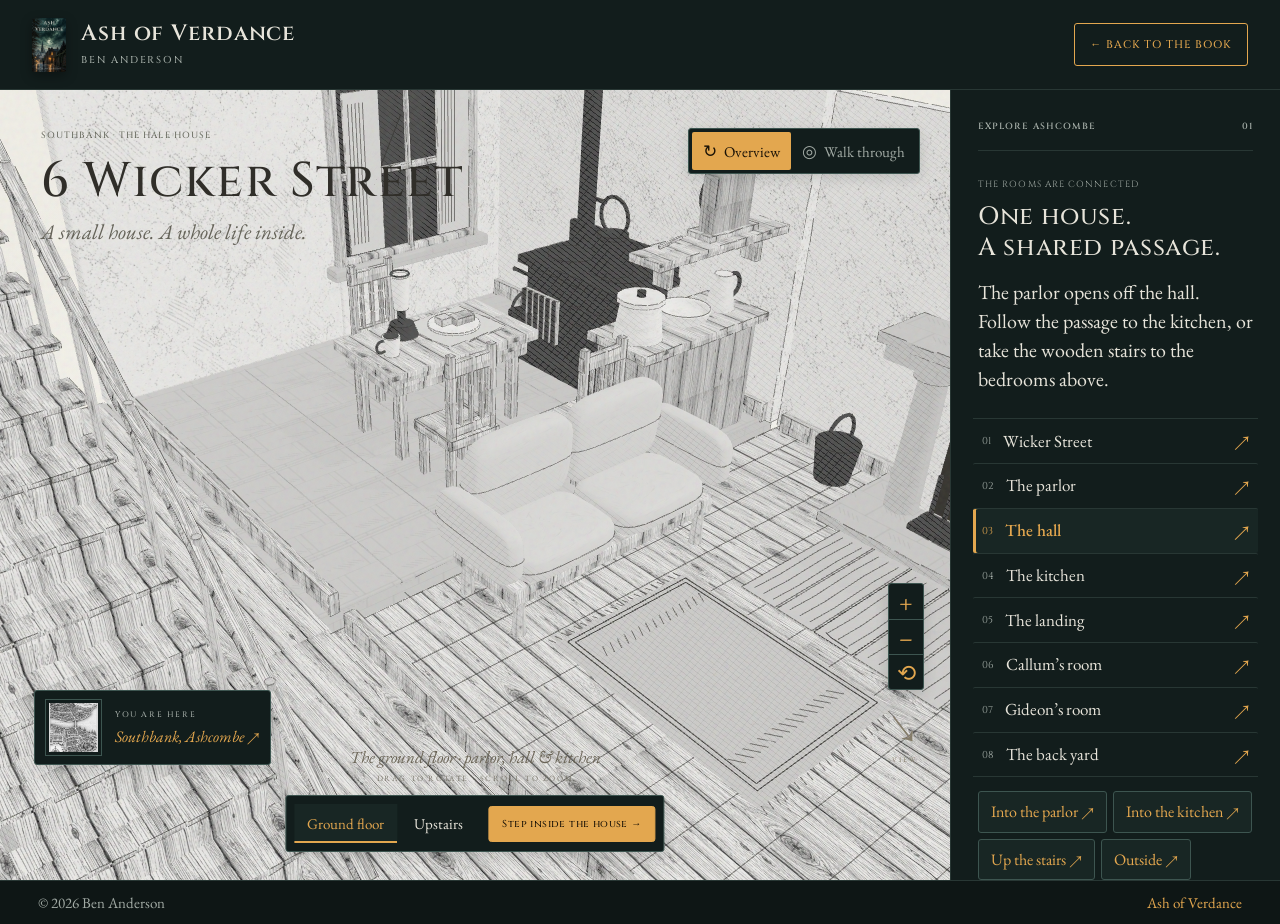
<file: site/tour/index.html>
<!doctype html>
<html lang="en">
<head>
  <meta charset="utf-8">
  <meta name="viewport" content="width=device-width, initial-scale=1">
  <meta name="theme-color" content="#0e1615">
  <title>6 Wicker Street · Ash of Verdance</title>
  <meta name="description" content="Step into Gideon Hale’s home. An interactive, illustrated tour of 6 Wicker Street, from Ash of Verdance by Ben Anderson.">
  <link rel="icon" href="../cover.jpg">
  <link rel="stylesheet" href="tour.css?v=hearth-16">
  <link rel="stylesheet" href="site-theme.css?v=hearth-16">
  <script type="importmap">{"imports":{"three":"../vendor/three/three.module.js"}}</script>
</head>
<body>
  <header class="masthead">
    <a class="brand" href="../" aria-label="Ash of Verdance by Ben Anderson"><img class="brand-cover" src="../cover.jpg" alt=""><span>Ash of Verdance<small>Ben Anderson</small></span></a>
    <a class="back-link" href="../#map">← Back to the book</a>
  </header>
  <main class="workspace">
    <section class="plate" aria-label="Interactive three-dimensional illustration of Gideon Hale’s home">
      <div class="plate-heading"><p class="eyebrow">SOUTHBANK · THE HALE HOUSE</p><h1>6 Wicker Street</h1><p class="subtitle">A small house. A whole life inside.</p></div>
      <div id="viewport" tabindex="0" aria-label="3D house tour. Drag to look around. Click floor rings to move. Scroll to zoom. Use arrow keys to turn, plus and minus to zoom. Use the location and detail buttons to explore.">
        <div class="loading" id="loading" role="status"><span class="loading-drawing" aria-hidden="true">⌂</span>Opening the sketchbook…</div>
        <div class="fallback" id="fallback" hidden><p id="fallback-message">The house drawing could not open. Reload to try again. You can still explore the room notes in the guide.</p><button type="button" class="note-enter" onclick="location.reload()">Reload the drawing</button><details id="error-details" hidden><summary>Technical details</summary><pre id="error-text"></pre></details></div>
      </div>
      <div id="hotspots" class="hotspots" aria-label="Details from the novel"></div>
      <div id="waypoints" class="waypoints" aria-label="Move through the house"></div>
      <div id="overview-controls" class="overview-controls"><div role="group" aria-label="Choose a floor"><button type="button" data-floor="0" aria-pressed="true">Ground floor</button><button type="button" data-floor="1" aria-pressed="false">Upstairs</button></div><button type="button" id="begin-walk">Step inside the house →</button></div>
      <div id="walk-controls" class="walk-controls"><div><p class="eyebrow">YOU ARE STANDING</p><p id="position-label">Across Wicker Street</p></div><div id="viewpoints" class="viewpoints" role="group" aria-label="Standing viewpoints"></div><button id="step-forward" type="button">Next viewpoint →</button></div>
      <p id="tour-status" class="sr-only" role="status" aria-live="polite"></p>
      <div class="view-tools" role="group" aria-label="Camera mode"><button type="button" id="orbit" aria-pressed="false">↻ <span>Overview</span></button><button type="button" id="look" class="active" aria-pressed="true">◎ <span>Walk through</span></button></div>
      <div class="zoom-tools" role="group" aria-label="Camera controls"><button id="zoom-in" type="button" aria-label="Zoom in">+</button><button id="zoom-out" type="button" aria-label="Zoom out">−</button><button id="reset" type="button" aria-label="Reset camera view">⟲</button></div>
      <p class="drawing-label" id="drawing-label">Fig. 01 — A page from Wicker Street</p>
      <p class="gesture-hint" id="gesture-hint">DRAG TO ROTATE · SCROLL TO EXPLORE</p>
      <button class="map-peek" id="open-map" type="button" aria-haspopup="dialog"><img src="../map.jpg" alt=""><span>YOU ARE HERE<small>Southbank, Ashcombe ↗</small></span></button>
      <div class="compass" aria-hidden="true"><span id="compass-needle">↑</span><small>VIEW</small></div>
    </section>
    <aside class="journal" aria-label="House tour notes">
      <div class="journal-top"><p class="eyebrow">EXPLORE ASHCOMBE <span>01</span></p><div class="fine-rule"></div><p class="journal-kicker" id="scene-kicker">AT HOME WITH THE HALES</p><h2 id="scene-title">The quiet end<br>of the street.</h2><p class="scene-description" id="scene-description">A narrow terrace on the Southbank. Gideon and his son Callum make their home at number six.</p></div>
      <nav class="locations" aria-label="Tour locations"><button type="button" data-scene="street" aria-pressed="true" class="selected"><span>01</span> Wicker Street <span>↗</span></button><button type="button" data-scene="parlor" aria-pressed="false"><span>02</span> The parlor <span>↗</span></button><button type="button" data-scene="hall" aria-pressed="false"><span>03</span> The hall <span>↗</span></button><button type="button" data-scene="kitchen" aria-pressed="false"><span>04</span> The kitchen <span>↗</span></button><button type="button" data-scene="landing" aria-pressed="false"><span>05</span> The landing <span>↗</span></button><button type="button" data-scene="bedroom" aria-pressed="false"><span>06</span> Callum’s room <span>↗</span></button><button type="button" data-scene="gideon" aria-pressed="false"><span>07</span> Gideon’s room <span>↗</span></button><button type="button" data-scene="yard" aria-pressed="false"><span>08</span> The back yard <span>↗</span></button></nav>
      <nav id="room-exits" class="room-exits" aria-label="Doorways from this room"></nav>
      <div class="notice"><p class="eyebrow">THINGS TO NOTICE <span>↓</span></p><div id="details-list" class="details-list"></div></div>
      <article class="field-note" aria-live="polite" aria-atomic="true"><p class="eyebrow" id="note-number">FROM THE MANUSCRIPT</p><h3 id="note-title">The way home</h3><p id="note-text">The family usually comes in through the back. The front door opens straight onto Wicker Street, and sticks in its frame in wet weather.</p><button type="button" id="note-enter" class="note-enter" hidden></button><p class="source" id="note-source">CHAPTERS 13 & 26 · PHYSICAL DETAIL ONLY</p></article>
      <button type="button" class="next-stop" id="next-stop">Enter the front parlor <span>→</span></button>
      <div class="book-card"><p class="eyebrow">FROM THE BOOK</p><p class="book-line"><em>Ash of Verdance</em>, a gaslamp fantasy mystery. Out November 17.</p><a class="book-cta" href="https://www.amazon.com/dp/B0HNTT3ZSR">Preorder on Amazon</a><a class="book-alt" href="https://booksprout.co/reviewer/review-copy/view/330246/ash-of-verdance">Or read it free first with an advance copy</a></div>
      <div class="journal-foot"><span class="tiny-diamond" aria-hidden="true">◇</span><p>An illustrated interpretation.<br>Details from the book. No story reveals.</p><button type="button" id="open-sources">About this tour ↗</button></div>
    </aside>
  </main>
  <footer class="folio"><span>&copy; 2026 Ben Anderson</span><a href="../">Ash of Verdance</a></footer>
  <dialog id="map-dialog" aria-labelledby="map-title"><div class="dialog-heading"><div><p class="eyebrow">A CITY ON THE RIVER WEND</p><h2 id="map-title">Find your bearings.</h2></div><button type="button" class="close-dialog" aria-label="Close map">×</button></div><div class="dialog-map"><img src="../map.jpg" width="1200" height="1800" alt="Reader map of Ashcombe"><button type="button" class="map-marker" id="map-house">⌂ <span>6 Wicker Street</span></button></div><p class="map-disclaimer">Wicker Street is placed approximately within Southbank; it is not labelled on the reader map.</p></dialog>
  <dialog id="sources-dialog" aria-labelledby="sources-title"><div class="dialog-heading"><div><p class="eyebrow">A NOTE ON THE DRAWING</p><h2 id="sources-title">Built from the page.</h2></div><button type="button" class="close-dialog" aria-label="Close about this tour">×</button></div><div class="sources-body"><p>This tour imagines the Hale house near the start of <em>Ash of Verdance</em>. It uses the novel’s physical descriptions without retelling what happens in its rooms.</p><h3>What comes from the book</h3><ul><li><strong>Chapter 2, Mags:</strong> number six, the narrow front parlor, the kitchen table, lamp, and satchel peg by the back door.</li><li><strong>Chapter 8, Sallow Jack:</strong> Gideon’s washstand and looking glass, and Callum’s coat on its hook.</li><li><strong>Chapter 7, The Docks:</strong> the back gate, the kitchen range, and the clock on its shelf.</li><li><strong>Chapter 12, Seized:</strong> the hallway, creaking third stair, parlor mantel and clock, and the ill-fitting sash in Callum’s back bedroom.</li><li><strong>Chapters 13–15:</strong> the iron back latch, stone threshold, flagstones, range fender, kitchen cupboard, bread crock, coal scuttles, jug, and cup.</li><li><strong>Chapters 19, 25 & 26:</strong> the back lane, yard gate, kettle and rail, old pencil marks on the kitchen door, and the front window’s aged lace. Only descriptions of objects are used here.</li><li><strong>World notes, Ashcombe:</strong> a two-up two-down terrace on Wicker Street, roughly ten minutes from the bridge.</li></ul><h3>What the illustration fills in</h3><p>The exact dimensions, room arrangement, window positions, roof, brickwork, furniture shapes, street paving, and yard planting are artistic choices. The settee, Gideon’s dresser, and the arrangement of domestic objects fill in the house around its described furnishings. The rug is set back to leave the significant hearth boards visible. In this tour, the back entrance is placed at the end of the hall, beside the kitchen. Neighbouring houses and the street lamp establish the setting. The marker on the city map is approximate.</p><p>The tour is a three-dimensional ink drawing. The house opens as a cutaway overview. Step inside to look around at eye level, click the floor rings to move, or follow an arrow through an open doorway. The rooms share one connected hall, staircase and landing; moving between them follows that route. The “Next viewpoint” button offers the same route. Choose <em>Overview</em> to rotate a cutaway of the room. You can also use the arrow keys while the scene has focus, or select each detail in the notes. The parlor, kitchen, and both bedrooms can all be entered; the street and yard connect them.</p><p class="source">AN ILLUSTRATED INTERPRETATION · CREATED FOR BEN ANDERSON</p></div></dialog>
  <noscript><p class="noscript">This illustrated 3D tour needs JavaScript. The house descriptions remain available above. <a href="../#map">Return to the Ashcombe map.</a></p></noscript>
  <script type="module">
    import('./tour.js?v=hearth-16').catch(error => {
      console.error('House tour could not start:', error);
      document.getElementById('loading').hidden = true;
      document.getElementById('fallback').hidden = false;
      document.getElementById('error-details').hidden = false;
      document.getElementById('error-text').textContent = `${error.name || 'Error'}: ${error.message || String(error)}`;
    });
  </script>
</body>
</html>
</file>
<file: site/tour/tour.css>
:root{--paper:#eeeade;--paper-light:#f7f4ec;--ink:#302e29;--muted:#7d796e;--line:#d3cebf;--accent:#73664d;--serif:'Cormorant Garamond',Georgia,serif;--sans:'DM Sans',Arial,sans-serif;color-scheme:light}
*{box-sizing:border-box}body{margin:0;background:var(--paper);color:var(--ink);font-family:var(--sans);font-size:14px}button,a{-webkit-tap-highlight-color:transparent}button{font:inherit;color:inherit;cursor:pointer}a{color:inherit}button:focus-visible,a:focus-visible,#viewport:focus-visible{outline:2px solid #6c5c38;outline-offset:4px}button{border:0;background:none}button:hover{color:#060504}button:disabled{opacity:.4;cursor:default}[hidden]{display:none!important}
.masthead{height:90px;display:flex;align-items:center;justify-content:space-between;border-bottom:1px solid var(--line);padding:0 38px}.brand{display:flex;align-items:center;gap:15px;text-decoration:none;font-family:var(--serif);font-weight:600;font-size:24px;letter-spacing:5px}.brand small{display:block;font:8px var(--sans);letter-spacing:2.1px;margin-top:5px}.brand-mark{display:grid;place-items:center;border:1px solid var(--ink);width:39px;height:45px;font:30px var(--serif);letter-spacing:0;outline:1px solid var(--ink);outline-offset:3px}.back-link{font-size:11px;letter-spacing:.3px;text-decoration:none;border-bottom:1px solid var(--line);padding:7px 0}.workspace{display:grid;grid-template-columns:minmax(0,1fr) 330px;min-height:790px;height:calc(100svh - 134px)}.plate{position:relative;overflow:hidden;min-width:0;background:radial-gradient(ellipse at 45% 50%,#f9f6ed 0%,#eeeade 75%)}.plate:after{content:'';position:absolute;inset:0;pointer-events:none;opacity:.14;background-image:url("data:image/svg+xml,%3Csvg viewBox='0 0 180 180' xmlns='http://www.w3.org/2000/svg'%3E%3Cfilter id='n'%3E%3CfeTurbulence type='fractalNoise' baseFrequency='.77' numOctaves='3' stitchTiles='stitch'/%3E%3C/filter%3E%3Crect width='100%25' height='100%25' opacity='.4' filter='url(%23n)'/%3E%3C/svg%3E")}.plate-heading{position:absolute;top:39px;left:41px;pointer-events:none;z-index:2}.eyebrow{font-size:9px;line-height:1.6;font-weight:600;letter-spacing:1.8px;margin:0;color:var(--muted)}h1{font:500 clamp(40px,4.7vw,70px)/1.05 var(--serif);letter-spacing:-1.8px;margin:10px 0 7px}.subtitle{font:italic 18px var(--serif);color:var(--muted);margin:0}#viewport{position:absolute;inset:0;outline-offset:-5px;touch-action:none}#viewport>canvas,#viewport>.ink-svg{display:block;width:100%;height:100%;cursor:grab}#viewport>canvas:active,#viewport>.ink-svg:active{cursor:grabbing}.loading{position:absolute;inset:0;display:flex;align-items:center;justify-content:center;flex-direction:column;gap:15px;color:var(--muted);font:italic 21px var(--serif)}.loading-drawing{font:65px var(--serif)}.fallback{position:absolute;inset:190px 60px 150px;text-align:center}.fallback img{height:65%;max-width:100%;object-fit:contain;filter:sepia(.2);opacity:.8}.fallback p{max-width:380px;margin:15px auto;font:18px var(--serif)}.hotspots{position:absolute;inset:0;pointer-events:none;z-index:3}.hotspot{position:absolute;display:grid;place-items:center;width:27px;height:27px;border:1px solid #605c50;border-radius:50%;background:#f9f5e9e8;font-size:10px;font-weight:600;pointer-events:auto;box-shadow:0 0 0 4px #f7f3e955;transform:translate(-50%,-50%)}.hotspot:hover,.hotspot.active{background:var(--ink);color:var(--paper-light);box-shadow:0 0 0 5px #f7f3e988}.hotspot-label{position:absolute;left:35px;white-space:nowrap;background:#f7f3e9ed;border:1px solid var(--line);font-size:10px;padding:7px 10px;display:none}.hotspot:hover .hotspot-label{display:block}.view-tools{position:absolute;z-index:4;top:38px;right:30px;border:1px solid #c8c1b2;display:flex;background:#f4f0e6ed;padding:3px;border-radius:3px}.view-tools button{padding:9px 11px;font-size:14px;color:var(--muted)}.view-tools button span{font-size:10px;margin-left:4px}.view-tools .active{background:var(--ink);color:var(--paper-light);border-radius:2px}.zoom-tools{position:absolute;z-index:4;right:26px;bottom:190px;display:flex;flex-direction:column;border:1px solid #c8c1b2;background:#f4f0e6e8}.zoom-tools button{width:34px;height:35px;font-size:20px}.zoom-tools button+button{border-top:1px solid var(--line)}.drawing-label{position:absolute;bottom:138px;left:0;right:0;pointer-events:none;text-align:center;font:italic 17px var(--serif);color:#6b6557;margin:0;z-index:2}.gesture-hint{position:absolute;bottom:113px;left:0;right:0;text-align:center;font-size:8px;letter-spacing:1.6px;color:var(--muted);pointer-events:none;z-index:2}.map-peek{position:absolute;bottom:29px;left:34px;z-index:4;display:flex;gap:13px;align-items:center;padding:0;text-align:left}.map-peek img{width:57px;height:57px;object-fit:cover;object-position:60% 70%;border:1px solid #ada694;filter:sepia(.4);padding:3px}.map-peek span{font-size:8px;letter-spacing:1.6px;font-weight:600;color:var(--muted)}.map-peek small{display:block;font:italic 15px var(--serif);letter-spacing:0;margin-top:6px;color:var(--ink)}.compass{position:absolute;bottom:31px;right:33px;display:flex;flex-direction:column;align-items:center;color:#827a67;gap:6px}.compass span{display:block;font:37px var(--serif);line-height:35px;transform-origin:center}.compass small{font-size:7px;letter-spacing:2px}.journal{position:relative;border-left:1px solid var(--line);background:#f3efe5;overflow-y:auto;scrollbar-width:thin;padding:29px 27px 20px;z-index:5}.journal .eyebrow{display:flex;justify-content:space-between;font-size:8px;letter-spacing:1.5px}.fine-rule{border-top:1px solid var(--line);margin:17px 0 27px}.journal-kicker{font-size:8px;letter-spacing:1.65px;color:var(--muted);margin:0 0 9px}.journal h2{font:500 35px/1.04 var(--serif);letter-spacing:-.6px;margin:0 0 15px}.scene-description{font:17px/1.5 var(--serif);color:#716b5e;margin:0}.locations{margin:23px -5px 25px;border-top:1px solid var(--line);border-bottom:1px solid var(--line)}.locations button{display:flex;align-items:center;gap:12px;width:100%;padding:11px 7px;text-align:left;font-size:11px}.locations button+button{border-top:1px solid #dcd6c955}.locations button span:first-child{font-size:9px;color:var(--muted)}.locations button span:last-child{margin-left:auto;font-size:13px}.locations button.selected{background:#e5dfd0;font-weight:600}.notice>.eyebrow{margin-bottom:11px}.details-list{display:grid;gap:2px}.detail-button{display:flex;align-items:center;gap:10px;text-align:left;padding:6px 0;width:100%;font-size:10px;color:#696252}.detail-button span{display:grid;place-items:center;border:1px solid #bab1a0;border-radius:50%;width:19px;height:19px;font-size:8px}.detail-button.active{color:var(--ink)}.detail-button.active span{color:var(--paper-light);background:var(--ink);border-color:var(--ink)}.field-note{border-left:1px solid #bcb29d;padding-left:14px;margin:21px 0 20px}.field-note h3{font:500 24px var(--serif);margin:6px 0}.field-note>p:not(.eyebrow):not(.source){font:16px/1.45 var(--serif);margin:0;color:#6d6657}.source{font-size:7px!important;line-height:1.6;letter-spacing:1.1px;color:#8b8271;margin:12px 0 0}.next-stop{display:flex;justify-content:space-between;align-items:center;border:1px solid #8c8069;width:100%;padding:13px 12px;text-align:left;font-size:10px;background:#ebe4d5}.next-stop:hover{background:#e0d7c4}.next-stop span{font-size:17px}.journal-foot{display:grid;grid-template-columns:15px 1fr;column-gap:6px;align-items:center;margin-top:21px;color:#89806e}.journal-foot p{font:italic 13px/1.4 var(--serif);margin:0}.journal-foot button{grid-column:2;text-align:left;padding:10px 0 0;text-decoration:underline;text-underline-offset:3px;font-size:8px}.folio{height:44px;display:flex;justify-content:space-between;align-items:center;padding:0 38px;border-top:1px solid var(--line);font-size:8px;letter-spacing:1.65px;color:#857d6b}.folio i{font-family:var(--serif);text-transform:none;letter-spacing:0;font-size:12px;margin:0 3px}
dialog{border:1px solid #ada18a;padding:25px;background:var(--paper-light);color:var(--ink);max-width:min(620px,calc(100% - 30px));max-height:90svh;scrollbar-width:thin}dialog::backdrop{background:#28261fd9;backdrop-filter:blur(4px)}.dialog-heading{display:flex;justify-content:space-between;align-items:center;gap:20px;margin-bottom:20px}.dialog-heading h2{font:500 33px var(--serif);margin:4px 0 0}.close-dialog{font:30px var(--serif);width:40px;height:40px}.dialog-map{position:relative}.dialog-map>img{width:100%;height:auto;display:block}.map-marker{position:absolute;left:64%;top:69%;background:var(--ink);color:var(--paper-light);padding:6px 8px;border:2px solid var(--paper-light);box-shadow:0 0 0 1px var(--ink);font-size:22px;white-space:nowrap;transform:translate(-50%,-50%)}.map-marker span{font-size:10px;vertical-align:middle}.map-disclaimer{font:italic 15px/1.4 var(--serif);color:var(--muted);margin:15px 0 0}.sources-body{font:18px/1.55 var(--serif)}.sources-body h3{font-weight:600;margin:22px 0 10px}.sources-body ul{padding-left:22px}.sources-body li{padding:5px 0}.sources-body .source{margin-top:25px}.noscript{padding:20px;text-align:center}
@media(min-width:1500px){.workspace{grid-template-columns:minmax(0,1fr) 370px}.journal{padding:36px 36px}.journal h2{font-size:40px}.scene-description{font-size:19px}.field-note>p:not(.eyebrow):not(.source){font-size:18px}.locations button{padding:13px 7px}.detail-button{padding:8px 0}.fine-rule{margin-bottom:35px}}
@media(max-width:1050px){.workspace{grid-template-columns:minmax(0,1fr) 290px}.journal{padding:24px 20px}.plate-heading{left:28px;top:31px}h1{font-size:49px}.view-tools{top:151px;left:28px;right:auto}.journal h2{font-size:32px}}
@media(max-width:720px){.masthead{height:73px;padding:0 23px}.brand{font-size:20px;gap:12px;letter-spacing:3px}.brand small{font-size:6px;letter-spacing:1.5px}.brand-mark{height:33px;width:29px;font-size:24px}.back-link{font-size:9px}.workspace{display:flex;flex-direction:column;height:auto;min-height:0}.plate{height:650px;height: min(760px,calc(100svh - 75px));min-height:560px}.plate-heading{left:25px;top:28px}h1{font-size:52px}.subtitle{font-size:17px}.view-tools{top:146px;left:25px}.zoom-tools{bottom:155px;right:18px}.drawing-label{bottom:123px}.gesture-hint{bottom:97px;font-size:7px}.map-peek{bottom:25px;left:24px}.map-peek img{width:45px;height:45px}.compass{bottom:26px;right:24px}.journal{border-left:0;border-top:1px solid var(--line);padding:25px;overflow:visible}.journal-top{max-width:580px}.fine-rule{margin:14px 0 23px}.journal h2 br{display:none}.journal h2 br:after{content:' '}.journal h2{font-size:36px}.locations{display:flex;gap:3px;margin:20px 0;padding:6px 0}.locations button{width:auto;flex:1;gap:6px;padding:10px 6px;font-size:10px;white-space:nowrap}.locations button+button{border-top:0}.locations button span:last-child{display:none}.details-list{grid-template-columns:1fr 1fr;gap:6px 12px}.field-note{margin:23px 0}.field-note>p:not(.eyebrow):not(.source){font-size:18px}.journal-foot{margin:20px 0 4px}.folio{height:auto;min-height:59px;padding:17px 24px;gap:15px;flex-wrap:wrap;font-size:7px}.hotspot-label{display:none!important}.map-marker span{font-size:8px}.dialog-heading h2{font-size:28px}}
@media(prefers-reduced-motion:reduce){*{scroll-behavior:auto!important}}

/* Paper, open doorways, and visible room choices. */
:root{--paper:#f0eee6;--paper-light:#faf8f1;--ink:#292825;--line:#d2cfc4}
.plate{background:radial-gradient(ellipse at 50% 48%,#faf9f3 0%,#f0eee6 80%)}
.plate:after{opacity:.21}
.journal{background:#f7f4eb}.field-note{border-left-style:dashed}
.detail-row{display:flex;align-items:center;gap:5px;min-width:0}
.detail-row .detail-button{flex:1;min-width:0}.detail-button span{flex-shrink:0}
.detail-enter{flex-shrink:0;padding:9px 4px;font-size:9px;border-bottom:1px solid #aaa28e;white-space:nowrap}
.note-enter{display:block;margin-top:12px;padding:10px 13px;border:1px solid #8d846f;background:#ede8db;font-size:10px}
@media(max-width:720px){
  .plate{min-height:640px}
  .locations{display:grid;grid-template-columns:repeat(3,minmax(0,1fr));gap:4px}
  .locations button{min-height:40px;font-size:10px}.details-list{grid-template-columns:1fr}
}

.fallback>.note-enter{margin:18px auto}.fallback details{max-width:420px;margin:22px auto;font:13px/1.5 var(--sans);text-align:left}.fallback pre{white-space:pre-wrap;overflow-wrap:anywhere;padding:12px;background:#e5dfd1;border:1px solid var(--line)}

/* Eye-level tour: the artwork takes the stage; navigation sits at its edges. */
.hotspot-label{color:#292825;background:#fffdf7;border-color:#b7af9d;box-shadow:0 6px 22px #28261f24;white-space:normal;width:260px;text-align:left;padding:13px 15px;font-weight:400;line-height:1.5;pointer-events:none;z-index:10}
.hotspot-label strong{display:block;font:600 20px/1.15 var(--serif);margin-bottom:6px}
.hotspot-label>span{display:block;font:12px/1.5 var(--sans);color:#4f4b42}
.hotspot:hover,.hotspot:focus-visible{z-index:20}
.hotspot:hover .hotspot-label,.hotspot:focus-visible .hotspot-label{display:block}
.tip-left .hotspot-label{left:auto;right:35px}
.hotspot:focus-visible .hotspot-label{display:block}
.waypoints{position:absolute;inset:0;z-index:4;pointer-events:none}
.waypoint{position:absolute;transform:translate(-50%,-50%);pointer-events:auto;min-width:48px;height:44px;padding:5px;display:grid;place-items:center}
.waypoint-icon{display:grid;place-items:center;width:40px;height:26px;border:2px solid #fefcf5;border-radius:50%;background:#302e29bb;box-shadow:0 0 0 1px #302e2970,0 3px 8px #0003;color:#fffdf5;font:24px/1 var(--sans)}
.waypoint.door .waypoint-icon{background:#f7f3e9;color:#302e29;border-color:#302e29;font-size:19px}
.waypoint:hover .waypoint-icon,.waypoint:focus-visible .waypoint-icon{background:#292825;color:white;box-shadow:0 0 0 5px #f8f5e970}
.waypoint-label{display:none;position:absolute;bottom:47px;left:50%;transform:translateX(-50%);padding:9px 12px;max-width:230px;width:max-content;white-space:normal;background:#292825;color:#fffdf5;box-shadow:0 4px 12px #0002;font:11px/1.4 var(--sans);text-align:center}
.waypoint:hover,.waypoint:focus-visible{z-index:8}.waypoint:hover .waypoint-label,.waypoint:focus-visible .waypoint-label{display:block}
.waypoint.tip-left .waypoint-label{left:auto;right:0;transform:none}
.walk-controls{position:absolute;z-index:5;bottom:20px;left:26px;right:26px;display:flex;align-items:center;gap:18px;padding:13px 16px;background:#faf8f0f2;border:1px solid #c6c0b1;box-shadow:0 6px 28px #27251f12;border-radius:3px}
.walk-controls .eyebrow{font-size:7px;letter-spacing:1.4px}
#position-label{font:500 21px/1.1 var(--serif);margin:4px 0 0}.viewpoints{display:flex;gap:4px;margin-left:auto}
.viewpoints button{height:36px;width:36px;border:1px solid #c7c0b2;border-radius:50%;font-size:10px;background:#fffdf6}
.viewpoints button[aria-pressed=true]{background:#302e29;color:#fffdf6;border-color:#302e29}
#step-forward{border-left:1px solid #c7c0b2;padding:10px 0 10px 17px;font-size:11px;max-width:190px;text-align:left}
.room-exits{display:flex;gap:6px;flex-wrap:wrap;margin:-10px 0 25px}.room-exits button{font-size:10px;line-height:1.5;padding:9px 11px;border:1px solid #c6bfaf;background:#ebe6d9;text-align:left}
.room-exits button:hover{background:#ddd5c2}
.plate[data-mode=look] .plate-heading{top:24px;left:27px;background:#faf8f0eb;padding:12px 17px;border:1px solid #d1cabc;border-radius:2px}
.plate[data-mode=look] h1{font-size:30px;letter-spacing:-.5px;margin:3px 0 0}
.plate[data-mode=look] .subtitle{display:none}.plate[data-mode=look] .eyebrow{font-size:7px}
.plate[data-mode=look] .view-tools{top:24px;right:26px;left:auto}
.plate[data-mode=look] .map-peek{bottom:113px;left:27px;padding:8px 10px;background:#faf8f0e8;border:1px solid #d1cabc}
.plate[data-mode=look] .map-peek img{width:35px;height:35px}.plate[data-mode=look] .map-peek span{font-size:7px}
.plate[data-mode=look] .map-peek small{font-size:13px;margin-top:3px}
.plate[data-mode=look] .zoom-tools{bottom:113px;right:26px}
.plate[data-mode=look] .drawing-label,.plate[data-mode=look] .compass{display:none}
.plate[data-mode=look] .gesture-hint{bottom:92px;color:#3e3a32;text-shadow:0 0 4px #fff,0 0 6px #fff}
.sr-only{position:absolute;width:1px;height:1px;padding:0;margin:-1px;overflow:hidden;clip:rect(0,0,0,0);white-space:nowrap;border:0}
@media(max-width:1050px){.walk-controls{gap:10px;left:16px;right:16px;padding:12px}.walk-controls>div:first-child{max-width:170px}#position-label{font-size:18px}.viewpoints{gap:3px}.viewpoints button{width:30px;height:30px}#step-forward{max-width:125px;padding-left:10px;font-size:10px}.plate[data-mode=look] .view-tools{top:111px;left:27px;right:auto}}
@media(max-width:720px){
 .plate[data-mode=look]{min-height:590px;height:calc(100svh - 73px);max-height:850px}
 .plate[data-mode=look] .plate-heading{top:18px;left:18px;padding:9px 12px}.plate[data-mode=look] h1{font-size:27px}
 .plate[data-mode=look] .view-tools{top:98px;left:18px}.plate[data-mode=look] .map-peek{left:18px;bottom:128px}.plate[data-mode=look] .zoom-tools{right:18px;bottom:128px}
 .walk-controls{bottom:15px;left:14px;right:14px;flex-wrap:wrap;gap:8px;padding:11px 12px}.walk-controls>div:first-child{max-width:none;flex:1}.viewpoints{margin-left:0}#step-forward{flex-basis:100%;max-width:none;border-left:0;border-top:1px solid #d1cabc;padding:9px 0 0;text-align:center}
 .plate[data-mode=look] .gesture-hint{bottom:112px;font-size:6px;letter-spacing:1px}
 .hotspot:hover .hotspot-label,.hotspot:focus-visible .hotspot-label{display:block!important;width:min(230px,65vw)}
 .hotspot-label{top:35px;left:-12px}.tip-left .hotspot-label{right:-12px}.hotspot-label>span{font-size:11px}.hotspot-label strong{font-size:18px}
 .room-exits{margin-top:-5px}.room-exits button{min-height:42px}.waypoint-label{max-width:160px}
}
.overview-controls{position:absolute;bottom:28px;left:50%;transform:translateX(-50%);z-index:5;display:flex;align-items:center;gap:12px;padding:8px;background:#faf8f1f2;border:1px solid #c6c0b1;box-shadow:0 6px 28px #27251f12;border-radius:3px;white-space:nowrap}
.overview-controls>div{display:flex;gap:4px}.overview-controls button{padding:10px 13px;font-size:11px}.overview-controls [aria-pressed=true]{background:#302e29;color:#fffdf5}.overview-controls #begin-walk{border-left:1px solid #c6c0b1}
.plate[data-mode=orbit] .map-peek{bottom:115px}.plate[data-mode=orbit] .compass{bottom:115px}
.plate[data-mode=orbit] .drawing-label{bottom:112px}.plate[data-mode=orbit] .gesture-hint{bottom:88px}
@media(max-width:1050px){.overview-controls{gap:4px}.overview-controls button{padding:10px;font-size:10px}}
@media(max-width:720px){.overview-controls{bottom:20px;flex-wrap:wrap;width:calc(100% - 36px);justify-content:center;white-space:normal}.overview-controls #begin-walk{border-left:0}.plate[data-mode=orbit] .map-peek{bottom:150px}.plate[data-mode=orbit] .compass{bottom:150px}.plate[data-mode=orbit] .drawing-label{bottom:125px}.plate[data-mode=orbit] .gesture-hint{bottom:106px}}
</file>
<file: site/tour/site-theme.css>
@import url('https://fonts.googleapis.com/css2?family=Cinzel:wght@500;600&family=EB+Garamond:ital,wght@0,400;0,500;1,400&display=swap');

/* The author's site palette and typography; the illustration retains its paper ground. */
:root{--night:#0e1615;--hero:#121d1c;--site-line:#283734;--fg:#e7e4da;--site-muted:#a2aba5;--lamp:#e3a74f;--lamp-hi:#f0bb68;--button-ink:#1a1206;--pill:#182624;--pill-line:#3d5550;--pill-fg:#c9d6cd;--display:"Cinzel",Georgia,serif;--serif:"EB Garamond",Garamond,Georgia,serif;--sans:var(--serif);color-scheme:dark}
body{background:var(--night);color:var(--fg);font-family:var(--serif);font-size:18px;line-height:1.5}
a{color:var(--lamp)}a:hover{color:var(--lamp-hi)}button:hover{color:var(--lamp-hi)}
button:focus-visible,a:focus-visible,#viewport:focus-visible{outline-color:var(--lamp);outline-offset:3px}
.masthead{background:var(--hero);border-color:var(--site-line);padding-inline:32px}
.brand{font:600 22px/1.2 var(--display);letter-spacing:.04em;color:var(--fg);gap:15px}
.brand:hover{color:var(--fg)}.brand small{font:500 10px/1.5 var(--display);letter-spacing:.18em;text-transform:uppercase;color:var(--site-muted);margin-top:6px}
.brand-cover{display:block;width:34px;height:54px;object-fit:cover;border-radius:2px;box-shadow:0 4px 12px #0005}
.back-link{font:500 11px var(--display);letter-spacing:.08em;text-transform:uppercase;border:1px solid var(--lamp);padding:13px 15px;border-radius:3px}
.journal{background:var(--hero);border-color:var(--site-line);color:var(--fg);scrollbar-color:var(--pill-line) var(--hero)}
.journal .eyebrow,.journal-kicker,.source,.journal-foot{color:var(--site-muted)}
.journal .eyebrow,.journal-kicker{font-family:var(--display);font-size:9px;letter-spacing:.12em}
.fine-rule,.locations{border-color:var(--site-line)}
.journal h2{font:500 25px/1.25 var(--display);letter-spacing:.025em;color:var(--fg)}
.scene-description{font:20px/1.45 var(--serif);color:var(--fg)}
.locations{margin-block:24px}.locations button{font:17px/1.25 var(--serif);padding:10px 9px;color:var(--fg);border-radius:2px}
.locations button+button{border-color:var(--site-line)}.locations button span:first-child{font:10px var(--display);color:var(--site-muted)}
.locations button span:last-child{color:var(--lamp);font-size:19px}.locations button:hover{background:var(--pill);color:var(--lamp)}
.locations button.selected{background:var(--pill);box-shadow:inset 3px 0 var(--lamp);color:var(--lamp);font-weight:500}.locations button.selected span{color:var(--lamp)}
.room-exits button,.note-enter{background:var(--pill);border-color:var(--pill-line);color:var(--lamp);font:16px/1.2 var(--serif);border-radius:3px;padding:10px 12px}
.room-exits button:hover,.note-enter:hover{border-color:var(--lamp);background:var(--pill)}
.detail-button{font:16px/1.3 var(--serif);color:var(--pill-fg);padding-block:8px}.detail-button span{border-color:var(--pill-line);font:9px var(--display);width:22px;height:22px}
.detail-button.active,.detail-button:hover{color:var(--lamp)}.detail-button.active span{background:var(--lamp);color:var(--button-ink);border-color:var(--lamp)}
.detail-enter{color:var(--lamp);font-size:14px;border-color:var(--pill-line)}
.field-note{border-color:var(--pill-line)}.field-note h3{font:500 25px/1.2 var(--serif);color:var(--fg)}
.field-note>p:not(.eyebrow):not(.source){font:19px/1.45 var(--serif);color:var(--fg)}
.source{font:9px/1.6 var(--display)!important;letter-spacing:.06em}
.next-stop{background:var(--lamp);border-color:var(--lamp);color:var(--button-ink);font:500 11px/1.5 var(--display);letter-spacing:.04em;border-radius:3px;padding:14px}
.next-stop:hover{background:var(--lamp-hi);color:var(--button-ink)}
.journal-foot p{font:italic 16px/1.4 var(--serif)}.journal-foot button{color:var(--lamp);font-size:15px;padding-top:8px}
.folio{background:var(--night);border-color:var(--site-line);font:15px var(--serif);letter-spacing:0;color:var(--site-muted)}
.folio a{text-decoration:none}.folio a:hover{text-decoration:underline}

.plate{color:#302e29;color-scheme:light}.plate h1{font:500 clamp(30px,3.8vw,54px)/1.2 var(--display);letter-spacing:.025em}
.plate .eyebrow{font:500 9px/1.5 var(--display);letter-spacing:.12em;color:#66685d}.subtitle{font:italic 21px/1.3 var(--serif);color:#656359}
.view-tools,.zoom-tools,.walk-controls,.overview-controls,.plate[data-mode=look] .plate-heading,.plate[data-mode=look] .map-peek,.map-peek{background:var(--hero);color:var(--fg);border:1px solid var(--pill-line);border-radius:3px;box-shadow:0 4px 14px #0e161524}
.view-tools button{font:17px var(--serif);color:var(--site-muted);padding:8px 11px}.view-tools button span{font-size:15px}.view-tools .active{background:var(--lamp);color:var(--button-ink)}
.zoom-tools button{color:var(--lamp);font-size:23px}.zoom-tools button+button{border-color:var(--pill-line)}
.walk-controls .eyebrow,.plate[data-mode=look] .plate-heading .eyebrow{color:var(--site-muted);font-size:8px}
.plate[data-mode=look] h1{font:500 25px/1.2 var(--display);color:var(--fg);letter-spacing:.02em}
#position-label{font:21px/1.15 var(--serif);color:var(--fg)}
.viewpoints button{background:var(--pill);border-color:var(--pill-line);color:var(--fg);font:11px var(--display)}
.viewpoints button[aria-pressed=true]{background:var(--lamp);color:var(--button-ink);border-color:var(--lamp)}
#step-forward{color:var(--lamp);border-color:var(--pill-line);font:16px/1.2 var(--serif)}
.overview-controls button{font:15px var(--serif);color:var(--fg)}.overview-controls [aria-pressed=true]{background:var(--pill);box-shadow:inset 0 -2px var(--lamp);color:var(--lamp)}
.overview-controls #begin-walk{background:var(--lamp);border:1px solid var(--lamp);color:var(--button-ink);border-radius:3px;font:500 10px/1.4 var(--display);letter-spacing:.04em}
.overview-controls #begin-walk:hover{background:var(--lamp-hi)}
.map-peek{padding:8px 10px}.map-peek span,.plate[data-mode=look] .map-peek span{font:500 8px var(--display);color:var(--site-muted)}
.map-peek small,.plate[data-mode=look] .map-peek small{font:italic 16px var(--serif);color:var(--lamp)}.map-peek img{border-color:var(--pill-line);filter:none}
.hotspot{color:#302e29;font-family:var(--display)}.hotspot:hover,.hotspot.active{background:var(--lamp);color:var(--button-ink)}
.hotspot-label{background:#fffdf7;color:#292825;border-color:#b7af9d;width:285px}.hotspot-label strong{font:500 23px/1.1 var(--serif)}.hotspot-label>span{font:17px/1.35 var(--serif);color:#3b3931}
.waypoint-label{background:var(--hero);color:var(--fg);font:16px/1.25 var(--serif);border:1px solid var(--pill-line)}
.waypoint-icon,.waypoint.door .waypoint-icon{background:var(--hero);color:var(--lamp);border-color:var(--lamp)}
.waypoint:hover .waypoint-icon,.waypoint:focus-visible .waypoint-icon{background:var(--lamp);color:var(--button-ink)}
dialog{background:var(--hero);color:var(--fg);border-color:var(--pill-line);color-scheme:dark}dialog::backdrop{background:#0e1615dc}
.dialog-heading h2{font:500 25px/1.25 var(--display)}.dialog-heading .eyebrow,.map-disclaimer{color:var(--site-muted)}.close-dialog{color:var(--lamp)}
.sources-body{font:20px/1.5 var(--serif)}.sources-body h3{font:500 16px/1.4 var(--display);color:var(--lamp)}
.map-marker{background:var(--lamp);color:var(--button-ink);border-color:var(--hero)}
@media(min-width:1500px){.journal h2{font-size:28px}.scene-description{font-size:21px}}
@media(max-width:1050px){.brand{font-size:20px}.journal h2{font-size:23px}.overview-controls button{font-size:14px}#step-forward{font-size:15px}.plate h1{font-size:38px}}
@media(max-width:720px){
 .masthead{padding-inline:18px}.brand{font-size:16px;gap:10px;letter-spacing:.02em}.brand small{font-size:8px}.brand-cover{width:27px;height:43px}.back-link{font-size:9px;letter-spacing:0;padding:10px}
 .journal h2{font-size:26px}.journal .eyebrow{font-size:9px}.scene-description{font-size:20px}.locations{grid-template-columns:repeat(2,minmax(0,1fr))}.locations button{font-size:17px;white-space:normal}
 .plate h1{font-size:33px}.plate[data-mode=look] h1{font-size:21px}.view-tools button span{font-size:14px}
 .walk-controls{border-color:var(--pill-line)}#position-label{font-size:19px}#step-forward{font-size:16px;border-top-color:var(--pill-line)}
 .hotspot-label>span{font-size:16px}.hotspot-label strong{font-size:21px}.overview-controls #begin-walk{font-size:10px}
 .room-exits button{font-size:16px}.folio{font-size:15px;padding-inline:24px}.sources-body{font-size:18px}
}

.book-card{margin-top:21px;padding:16px;background:var(--pill);border:1px solid var(--pill-line);border-radius:3px}
.book-line{font:19px/1.3 var(--serif);margin:6px 0 12px}
.book-cta{display:flex;align-items:center;justify-content:center;min-height:48px;background:var(--lamp);color:var(--button-ink);border-radius:3px;font:500 11px/1.4 var(--display);letter-spacing:.06em;text-decoration:none}
.book-cta:hover{background:var(--lamp-hi);color:var(--button-ink)}
.book-alt{display:block;margin-top:10px;font-size:16px}
#step-forward{border-left:0;color:var(--fg)}
</file>
